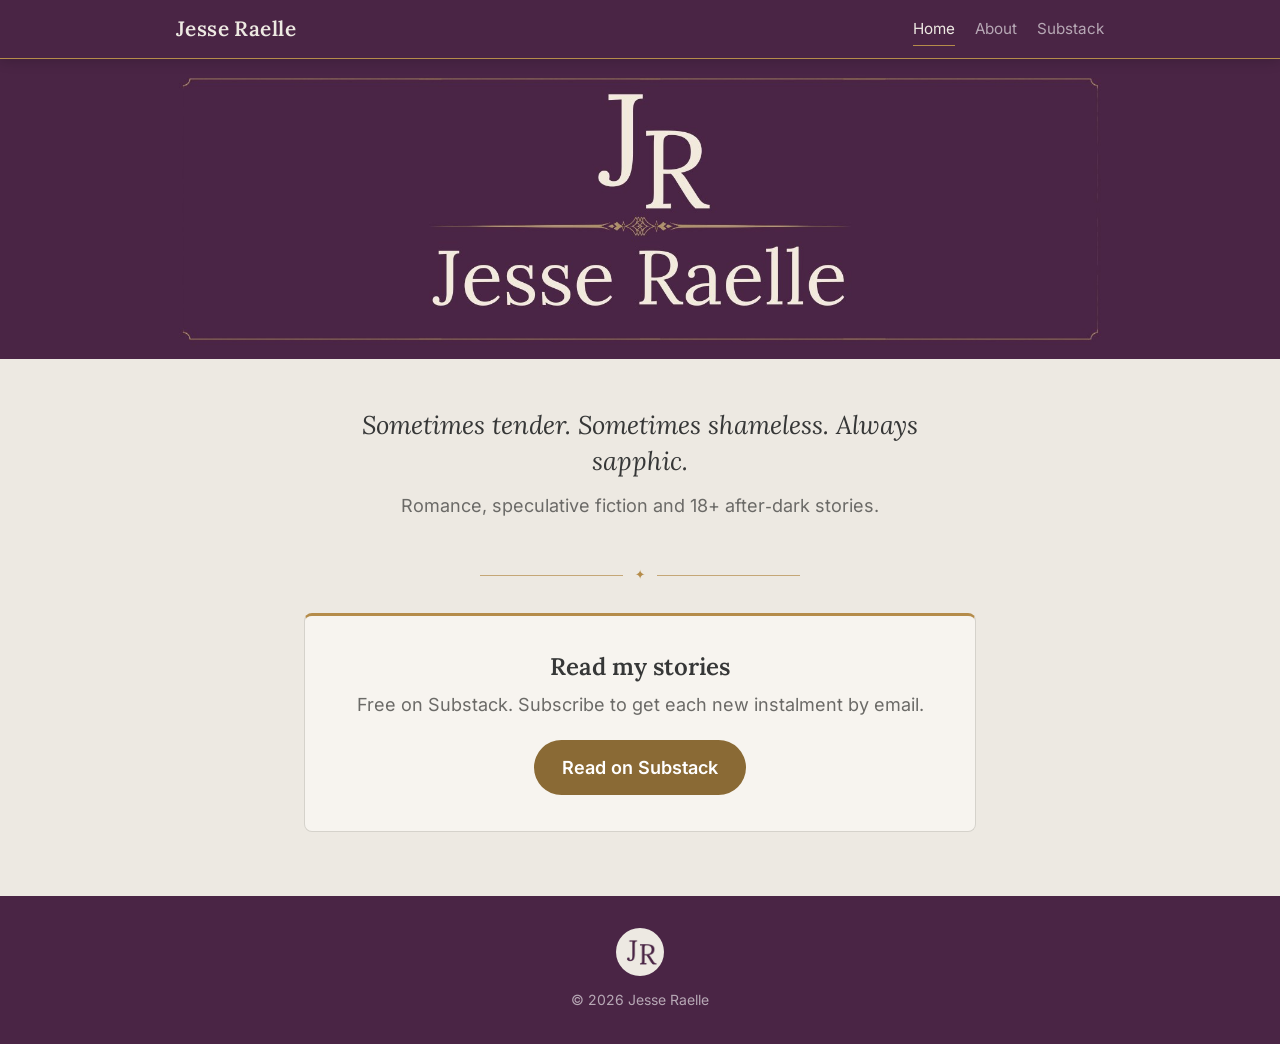
<file: index.html>
<!doctype html>
<html lang="en-GB">
<head>
  <meta charset="utf-8">
  <meta name="viewport" content="width=device-width, initial-scale=1">
  <meta http-equiv="Content-Security-Policy"
        content="default-src 'none'; style-src 'self'; img-src 'self'; font-src 'self'; base-uri 'none'; form-action 'none'">
  <meta name="referrer" content="no-referrer">
  <title>Jesse Raelle</title>
  <meta name="description" content="Sometimes tender. Sometimes shameless. Always sapphic. Romance, speculative fiction and 18+ after-dark stories.">
  <meta name="theme-color" content="#4a2545">
  <meta property="og:type" content="website">
  <meta property="og:title" content="Jesse Raelle">
  <meta property="og:description" content="Sometimes tender. Sometimes shameless. Always sapphic. Romance, speculative fiction and 18+ after-dark stories.">
  <meta property="og:url" content="https://jesseraelle.co.uk/">
  <meta property="og:image" content="https://jesseraelle.co.uk/assets/img/share.jpg">
  <meta name="twitter:card" content="summary_large_image">
  <link rel="icon" href="favicon.ico" sizes="any">
  <link rel="icon" href="assets/img/favicon-32.png" type="image/png">
  <link rel="apple-touch-icon" href="apple-touch-icon.png">
  <link rel="preload" href="assets/fonts/lora-latin-600-normal.woff2" as="font" type="font/woff2" crossorigin>
  <link rel="stylesheet" href="style.css?v=3">
</head>
<body>
  <a class="skip" href="#main">Skip to content</a>
  <header class="site-header">
    <div class="inner">
      <a class="brand" href="./">Jesse Raelle</a>
      <nav class="site-nav" aria-label="Main">
        <a href="./" aria-current="page">Home</a>
        <a href="about.html">About</a>
        <a href="https://jesseraelle.substack.com/" rel="me noopener noreferrer">Substack</a>
      </nav>
    </div>
  </header>
  <main id="main">
    <div class="hero">
      <img src="assets/img/banner-1600.jpg"
           srcset="assets/img/banner-800.jpg 800w, assets/img/banner-1600.jpg 1600w"
           sizes="(min-width: 60rem) 60rem, 100vw"
           width="1600" height="500" alt="Jesse Raelle">
    </div>

    <div class="intro">
      <p class="tagline">Sometimes tender. Sometimes shameless. Always sapphic.</p>
      <p class="genres">Romance, speculative fiction and 18+ after&#8209;dark stories.</p>
    </div>

    <div class="divider" aria-hidden="true"><span>✦</span></div>

    <div class="content">
      <section class="card" aria-labelledby="read-heading">
        <h2 id="read-heading">Read my stories</h2>
        <p>Free on Substack. Subscribe to get each new instalment by email.</p>
        <a class="button" href="https://jesseraelle.substack.com/" rel="me noopener noreferrer">Read on Substack</a>
      </section>
    </div>
  </main>

  <footer class="site-footer">
    <img src="assets/img/monogram.png" alt="" width="48" height="48">
    <p>© 2026 Jesse Raelle</p>
  </footer>
</body>
</html>
</file>
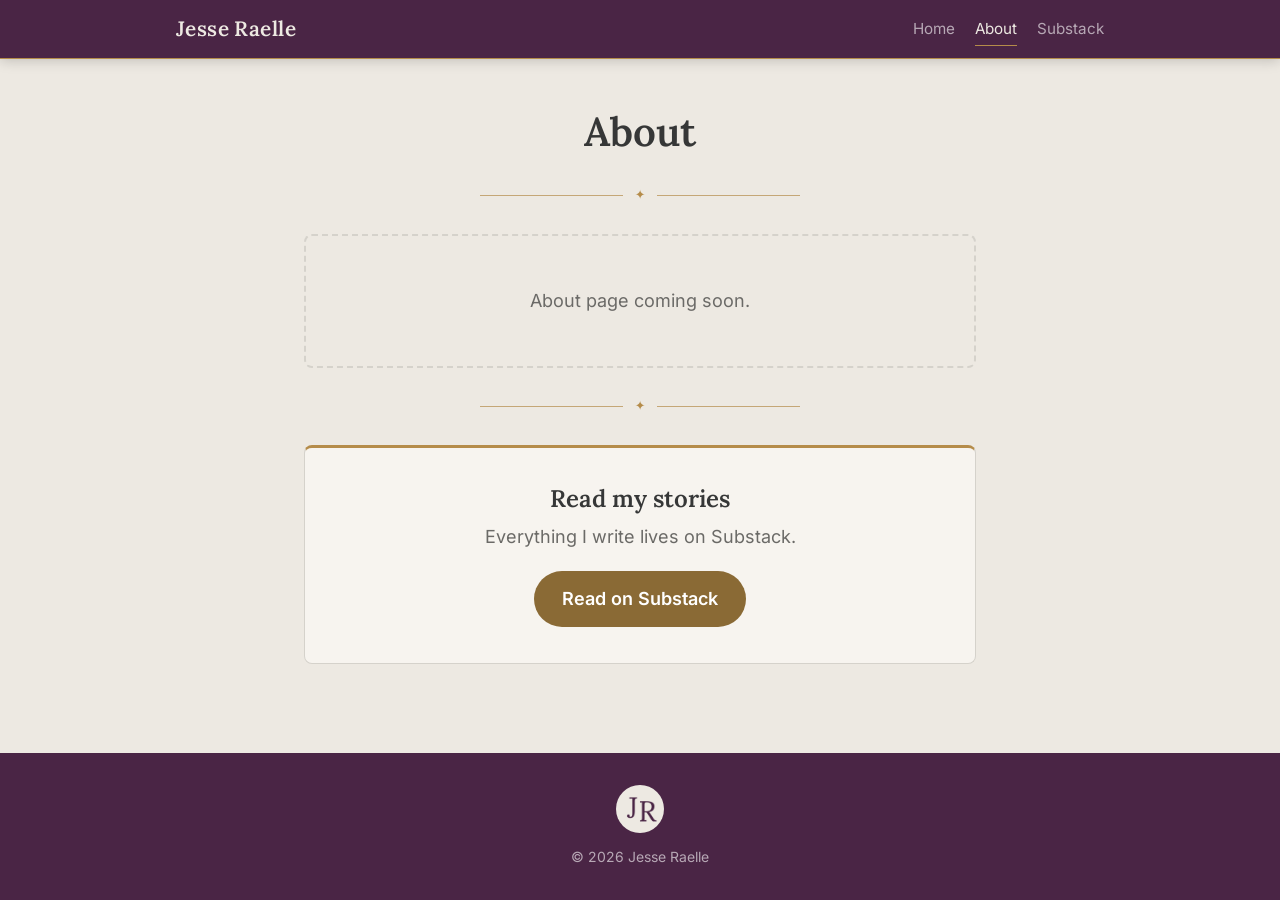
<file: about.html>
<!doctype html>
<html lang="en-GB">
<head>
  <meta charset="utf-8">
  <meta name="viewport" content="width=device-width, initial-scale=1">
  <meta http-equiv="Content-Security-Policy"
        content="default-src 'none'; style-src 'self'; img-src 'self'; font-src 'self'; base-uri 'none'; form-action 'none'">
  <meta name="referrer" content="no-referrer">
  <title>About · Jesse Raelle</title>
  <meta name="description" content="Sometimes tender. Sometimes shameless. Always sapphic. Romance, speculative fiction and 18+ after-dark stories.">
  <meta name="theme-color" content="#4a2545">
  <meta property="og:type" content="website">
  <meta property="og:title" content="About · Jesse Raelle">
  <meta property="og:description" content="Sometimes tender. Sometimes shameless. Always sapphic. Romance, speculative fiction and 18+ after-dark stories.">
  <meta property="og:url" content="https://jesseraelle.co.uk/about.html">
  <meta property="og:image" content="https://jesseraelle.co.uk/assets/img/share.jpg">
  <meta name="twitter:card" content="summary_large_image">
  <link rel="icon" href="favicon.ico" sizes="any">
  <link rel="icon" href="assets/img/favicon-32.png" type="image/png">
  <link rel="apple-touch-icon" href="apple-touch-icon.png">
  <link rel="preload" href="assets/fonts/lora-latin-600-normal.woff2" as="font" type="font/woff2" crossorigin>
  <link rel="stylesheet" href="style.css?v=3">
</head>
<body>
  <a class="skip" href="#main">Skip to content</a>
  <header class="site-header">
    <div class="inner">
      <a class="brand" href="./">Jesse Raelle</a>
      <nav class="site-nav" aria-label="Main">
        <a href="./">Home</a>
        <a href="about.html" aria-current="page">About</a>
        <a href="https://jesseraelle.substack.com/" rel="me noopener noreferrer">Substack</a>
      </nav>
    </div>
  </header>
  <main id="main">
    <div class="content">
      <h1 class="page-title">About</h1>
      <div class="divider" aria-hidden="true"><span>✦</span></div>

      <!-- ABOUT TEXT GOES HERE. Replace this placeholder block. -->
      <div class="placeholder">
        <p>About page coming soon.</p>
      </div>

      <div class="divider" aria-hidden="true"><span>✦</span></div>
      <section class="card" aria-labelledby="read-heading">
        <h2 id="read-heading">Read my stories</h2>
        <p>Everything I write lives on Substack.</p>
        <a class="button" href="https://jesseraelle.substack.com/" rel="me noopener noreferrer">Read on Substack</a>
      </section>
    </div>
  </main>

  <footer class="site-footer">
    <img src="assets/img/monogram.png" alt="" width="48" height="48">
    <p>© 2026 Jesse Raelle</p>
  </footer>
</body>
</html>
</file>
<file: style.css>
/* Fonts are hosted here, so no visitor data goes to a font service. */
@font-face { font-family: "Lora"; font-style: normal; font-weight: 400; font-display: swap; src: url("assets/fonts/lora-latin-400-normal.woff2") format("woff2"); }
@font-face { font-family: "Lora"; font-style: italic; font-weight: 400; font-display: swap; src: url("assets/fonts/lora-latin-400-italic.woff2") format("woff2"); }
@font-face { font-family: "Lora"; font-style: normal; font-weight: 600; font-display: swap; src: url("assets/fonts/lora-latin-600-normal.woff2") format("woff2"); }
@font-face { font-family: "Lora"; font-style: italic; font-weight: 600; font-display: swap; src: url("assets/fonts/lora-latin-600-italic.woff2") format("woff2"); }
@font-face { font-family: "Inter"; font-style: normal; font-weight: 400; font-display: swap; src: url("assets/fonts/inter-latin-400-normal.woff2") format("woff2"); }
@font-face { font-family: "Inter"; font-style: normal; font-weight: 600; font-display: swap; src: url("assets/fonts/inter-latin-600-normal.woff2") format("woff2"); }

/* Colours taken from the Jesse Raelle Substack theme. */
:root {
  --plum: #4a2545;
  --plum-raised: #553250;
  --gold: #b58c4a;
  --gold-text: #7d5f2f;
  --bg: #ede9e2;
  --card: #f7f4ef;
  --line: #d5d2cb;
  --text: #363737;
  --muted: #6b6a67;
  --on-plum: #ede9e2;
  --on-plum-muted: #b7a8b5;
}
@media (prefers-color-scheme: dark) {
  :root {
    --bg: #1f1220;
    --card: #2b1a2a;
    --line: #4a3348;
    --text: #ede9e2;
    --muted: #b7a8b5;
    --gold-text: #d1ac6e;
  }
}

* { box-sizing: border-box; }
html { scroll-behavior: smooth; }
body { margin: 0; min-height: 100vh; display: flex; flex-direction: column;
  background: var(--bg); color: var(--text); font-family: Inter, system-ui, sans-serif; font-size: 1.0625rem; line-height: 1.65; }
img { max-width: 100%; height: auto; display: block; }
a { color: var(--gold-text); }
a:focus-visible { outline: 2px solid var(--gold); outline-offset: 3px; border-radius: 2px; }
h1, h2, h3 { font-family: Lora, Georgia, serif; font-weight: 600; line-height: 1.25; }

.skip { position: absolute; left: -999px; top: 0; background: var(--plum); color: var(--on-plum); padding: 0.5rem 1rem; z-index: 10; }
.skip:focus { left: 1rem; top: 1rem; }

/* Header */
.site-header { position: sticky; top: 0; z-index: 5; background: var(--plum); color: var(--on-plum); border-bottom: 1px solid var(--gold);
  box-shadow: 0 2px 12px rgba(0, 0, 0, 0.18); }
.site-header .inner { max-width: 60rem; margin: 0 auto; padding: 0.75rem 1rem;
  display: flex; align-items: center; justify-content: space-between; gap: 1rem; flex-wrap: wrap; }
.brand { color: var(--on-plum); text-decoration: none; font-family: Lora, Georgia, serif; font-size: clamp(1.1rem, 1rem + 0.5vw, 1.3rem); font-weight: 600; letter-spacing: 0.02em; }
.site-nav { display: flex; gap: 1.25rem; flex-wrap: wrap; }
.site-nav a { color: var(--on-plum-muted); text-decoration: none; font-size: 0.95rem; padding: 0.25rem 0; border-bottom: 1px solid transparent; }
.site-nav a:hover, .site-nav a[aria-current="page"] { color: var(--on-plum); border-bottom-color: var(--gold); }

/* Hero */
.hero { background: var(--plum); }
.hero img { width: 100%; max-width: 60rem; margin: 0 auto; }
.intro { max-width: 40rem; margin: 0 auto; padding: clamp(2rem, 1.5rem + 2vw, 3rem) 1rem 1rem; text-align: center; }
.tagline { font-family: Lora, Georgia, serif; font-style: italic; font-size: clamp(1.25rem, 1.05rem + 1vw, 1.6rem); line-height: 1.4; margin: 0 0 0.75rem; }
.genres { color: var(--muted); margin: 0; }

/* Gold ornament divider, echoing the Substack graphics */
.divider { display: flex; align-items: center; gap: 0.75rem; max-width: 20rem; margin: 2rem auto; color: var(--gold); }
.divider::before, .divider::after { content: ""; flex: 1; height: 1px; background: var(--gold); opacity: 0.7; }
.divider span { font-size: 0.8rem; line-height: 1; }

main { flex: 1; width: 100%; }
.content { max-width: 40rem; margin: 0 auto; padding: 0 1rem 4rem; }

.card { background: var(--card); border: 1px solid var(--line); border-top: 3px solid var(--gold); border-radius: 0.5rem;
  padding: clamp(1.5rem, 1rem + 2vw, 2.25rem) clamp(1rem, 0.5rem + 2vw, 2rem); text-align: center; }
.card h2 { font-size: 1.5rem; margin: 0 0 0.5rem; }
.card p { margin: 0 0 1.25rem; color: var(--muted); }

.button { display: inline-block; background: #8a6a35; color: #ffffff; text-decoration: none; font-weight: 600;
  padding: 0.8rem 1.75rem; border-radius: 999px; }
.button:hover { background: #75592b; }

/* About page */
.page-title { text-align: center; font-size: clamp(1.75rem, 1.4rem + 1.5vw, 2.5rem); margin: 3rem 0 0; }
.placeholder { border: 2px dashed var(--line); border-radius: 0.5rem; padding: 2rem 1.5rem; text-align: center; color: var(--muted); }

/* Footer */
.site-footer { background: var(--plum); color: var(--on-plum-muted); text-align: center; padding: 2rem 1rem; font-size: 0.875rem; }
.site-footer img { width: 3rem; margin: 0 auto 0.75rem; border-radius: 50%; }
.site-footer p { margin: 0; }

/* Small phones: tighter header so it stays on one line */
@media (max-width: 26rem) {
  .site-header .inner { padding: 0.6rem 1rem; }
  .site-nav { gap: 0.9rem; }
  .site-nav a { font-size: 0.9rem; }
}
/* Very narrow screens: stack name above the menu */
@media (max-width: 21rem) {
  .site-header .inner { flex-direction: column; gap: 0.25rem; }
}
/* Larger screens: a little more breathing room */
@media (min-width: 64rem) {
  body { font-size: 1.125rem; }
  .content { max-width: 44rem; }
}
</file>
